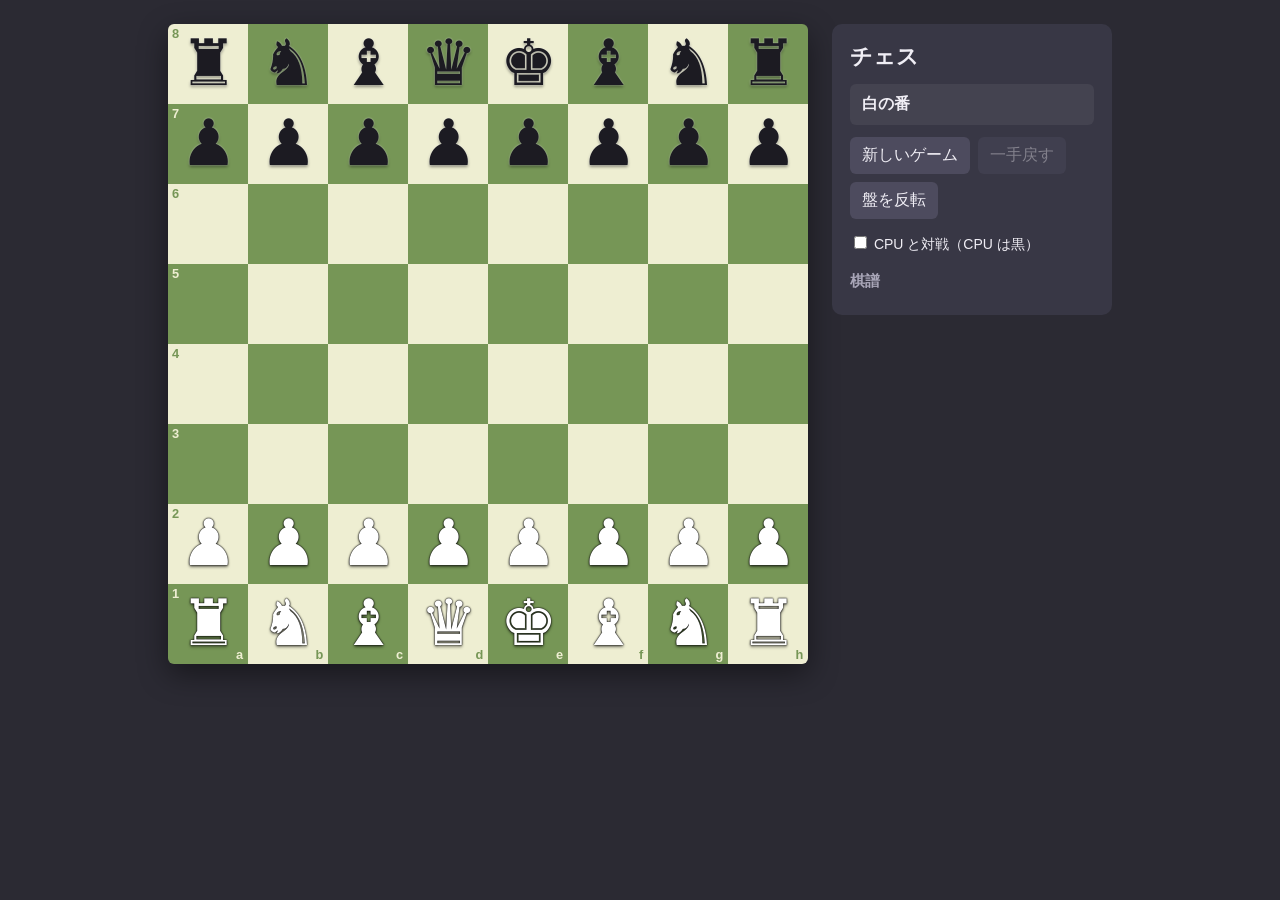
<file: versions/v1-chess/index.html>
<!doctype html>
<html lang="ja">
<head>
  <meta charset="utf-8">
  <meta name="viewport" content="width=device-width, initial-scale=1">
  <title>チェス</title>
  <link rel="stylesheet" href="style.css">
</head>
<body>
  <main class="app">
    <section class="board-wrap">
      <div id="board" class="board"></div>
    </section>
    <aside class="panel">
      <h1>チェス</h1>
      <div id="status" class="status"></div>
      <div class="buttons">
        <button id="btn-new">新しいゲーム</button>
        <button id="btn-undo">一手戻す</button>
        <button id="btn-flip">盤を反転</button>
      </div>
      <label class="toggle"><input type="checkbox" id="cpu-toggle"> CPU と対戦（CPU は黒）</label>
      <h2>棋譜</h2>
      <ol id="moves" class="moves"></ol>
    </aside>
  </main>

  <div id="promo" class="promo hidden">
    <div class="promo-box">
      <p>昇格する駒を選んでください</p>
      <div id="promo-choices" class="promo-choices"></div>
    </div>
  </div>

  <script src="js/pieces.js"></script>
  <script src="js/engine.js"></script>
  <script src="js/ai.js"></script>
  <script src="js/ui.js"></script>
</body>
</html>
</file>
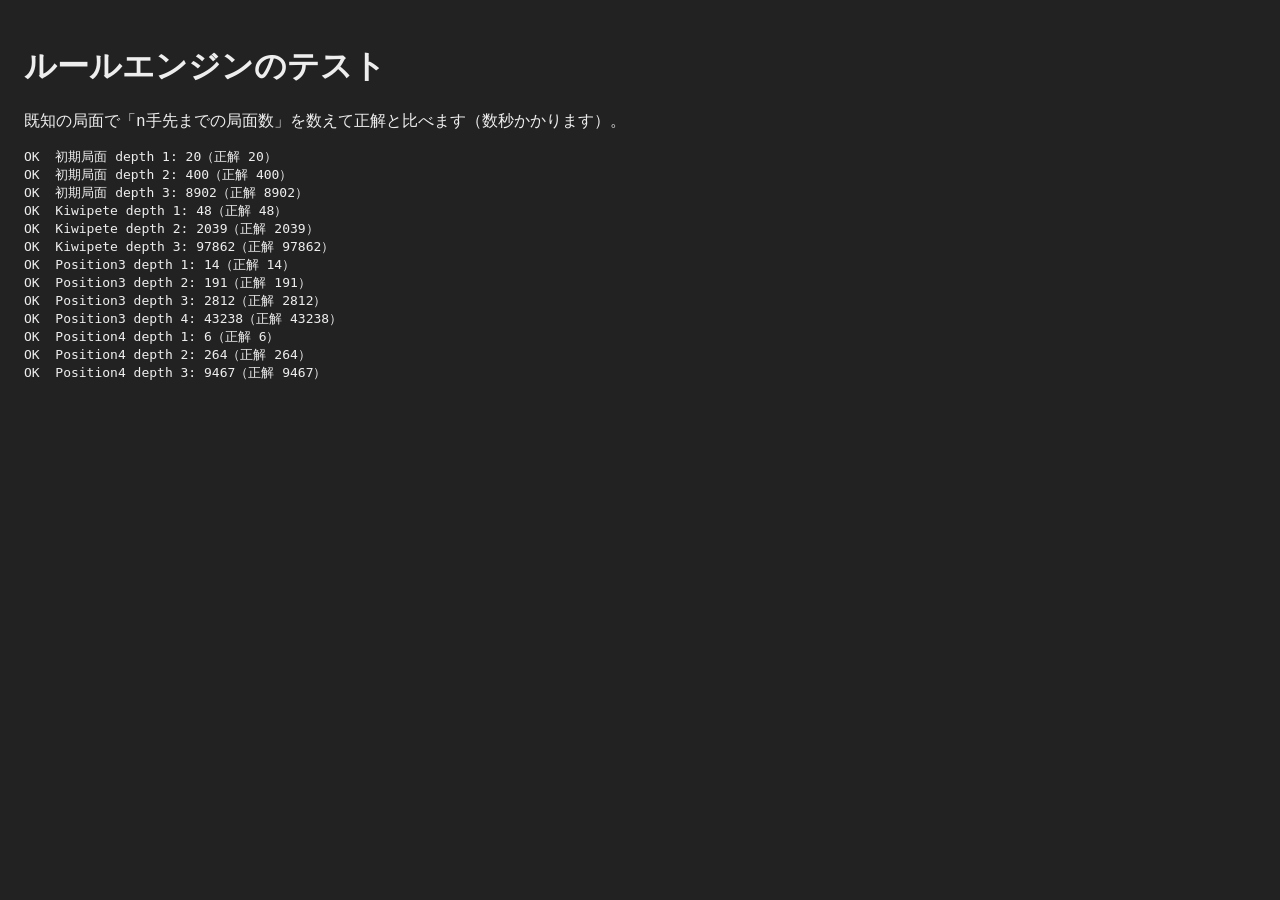
<file: versions/v1-chess/test.html>
<!doctype html>
<html lang="ja">
<head><meta charset="utf-8"><title>ルールテスト</title></head>
<body style="font-family: Consolas, monospace; background:#222; color:#eee; padding:16px">
<h1>ルールエンジンのテスト</h1>
<p>既知の局面で「n手先までの局面数」を数えて正解と比べます（数秒かかります）。</p>
<pre id="out">実行中…</pre>
<script src="js/pieces.js"></script>
<script src="js/engine.js"></script>
<script>
function perft(state, depth) {
  const moves = allLegalMoves(state);
  if (depth === 1) return moves.reduce((n, m) => n + (m.promote ? PROMOTION_CHOICES.length : 1), 0);
  let n = 0;
  for (const m of moves) {
    if (m.promote) for (const t of PROMOTION_CHOICES) n += perft(applyMove(state, { ...m, promotion: t }), depth - 1);
    else n += perft(applyMove(state, m), depth - 1);
  }
  return n;
}
const cases = [
  ['初期局面', 'rnbqkbnr/pppppppp/8/8/8/8/PPPPPPPP/RNBQKBNR w KQkq - 0 1', [20, 400, 8902]],
  ['Kiwipete', 'r3k2r/p1ppqpb1/bn2pnp1/3PN3/1p2P3/2N2Q1p/PPPBBPPP/R3K2R w KQkq - 0 1', [48, 2039, 97862]],
  ['Position3', '8/2p5/3p4/KP5r/1R3p1k/8/4P1P1/8 w - - 0 1', [14, 191, 2812, 43238]],
  ['Position4', 'r3k2r/Pppp1ppp/1b3nbN/nP6/BBP1P3/q4N2/Pp1P2PP/R2Q1RK1 w kq - 0 1', [6, 264, 9467]],
];
setTimeout(() => {
  const out = [];
  for (const [name, fen, exp] of cases) {
    const s = createStateFromFEN(fen);
    exp.forEach((e, i) => { const g = perft(s, i + 1); out.push(`${g === e ? 'OK' : 'NG'}  ${name} depth ${i + 1}: ${g}（正解 ${e}）`); });
  }
  document.getElementById('out').textContent = out.join('\n');
}, 50);
</script>
</body>
</html>
</file>
<file: versions/v1-chess/style.css>
:root {
  --bg: #2b2a33;
  --panel: #383745;
  --text: #f0eef5;
  --muted: #a9a6b8;
  --light: #eeeed2;
  --dark: #769656;
  --accent: #f6c445;
  --danger: #e5484d;
}

* { box-sizing: border-box; }

body {
  margin: 0;
  min-height: 100vh;
  background: var(--bg);
  color: var(--text);
  font-family: "Segoe UI", "Hiragino Sans", "Yu Gothic UI", sans-serif;
}

.app {
  display: flex;
  gap: 24px;
  justify-content: center;
  align-items: flex-start;
  padding: 24px 16px;
  flex-wrap: wrap;
}

.board-wrap { width: min(90vw, 80vh, 640px); }

.board {
  display: grid;
  width: 100%;
  border-radius: 6px;
  overflow: hidden;
  box-shadow: 0 10px 30px rgba(0, 0, 0, .45);
  user-select: none;
}

.sq {
  position: relative;
  display: flex;
  align-items: center;
  justify-content: center;
  cursor: pointer;
  container-type: inline-size;
}
.sq.light { background: var(--light); }
.sq.dark { background: var(--dark); }
.sq.last::before, .sq.selected::before, .sq.check::before {
  content: "";
  position: absolute;
  inset: 0;
}
.sq.last::before { background: rgba(246, 196, 69, .35); }
.sq.selected::before { background: rgba(246, 196, 69, .65); }
.sq.check::before { background: radial-gradient(circle, rgba(229, 72, 77, .95) 20%, rgba(229, 72, 77, 0) 75%); }
.sq.target::after {
  content: "";
  position: absolute;
  width: 30%;
  height: 30%;
  border-radius: 50%;
  background: rgba(0, 0, 0, .22);
}
.sq.target-capture::after {
  content: "";
  position: absolute;
  inset: 4%;
  border-radius: 50%;
  border: 6px solid rgba(0, 0, 0, .22);
}

.piece {
  position: relative;
  z-index: 1;
  font-family: "Segoe UI Symbol", "Noto Sans Symbols 2", serif;
  font-size: 80cqw;
  line-height: 1;
}
.piece.white { color: #fff; text-shadow: 0 0 2px #000, 0 0 1px #000, 0 2px 3px rgba(0, 0, 0, .5); }
.piece.black { color: #1c1b22; text-shadow: 0 0 2px rgba(255, 255, 255, .6), 0 2px 3px rgba(0, 0, 0, .4); }

.coord {
  position: absolute;
  font-size: 16cqw;
  font-weight: 700;
  pointer-events: none;
}
.coord.rank { top: 3%; left: 5%; }
.coord.file { bottom: 2%; right: 6%; }
.sq.light .coord { color: var(--dark); }
.sq.dark .coord { color: var(--light); }

.panel {
  width: 280px;
  max-width: 100%;
  background: var(--panel);
  border-radius: 10px;
  padding: 18px;
}
.panel h1 { margin: 0 0 12px; font-size: 22px; }
.panel h2 { margin: 18px 0 6px; font-size: 15px; color: var(--muted); }

.status {
  padding: 10px 12px;
  border-radius: 6px;
  background: rgba(255, 255, 255, .06);
  font-weight: 600;
}
.status.check { color: var(--danger); }
.status.over { background: var(--accent); color: #222; }

.buttons { display: flex; flex-wrap: wrap; gap: 8px; margin-top: 12px; }
button {
  font: inherit;
  padding: 8px 12px;
  border: none;
  border-radius: 6px;
  background: #4d4b5e;
  color: var(--text);
  cursor: pointer;
}
button:hover:not(:disabled) { background: #5d5a72; }
button:disabled { opacity: .4; cursor: default; }

.toggle { display: block; margin-top: 14px; font-size: 14px; cursor: pointer; }

.moves {
  margin: 0;
  padding-left: 32px;
  max-height: 300px;
  overflow-y: auto;
  font-family: Consolas, monospace;
  font-size: 14px;
  line-height: 1.7;
}

.promo {
  position: fixed;
  inset: 0;
  background: rgba(0, 0, 0, .55);
  display: flex;
  align-items: center;
  justify-content: center;
  z-index: 10;
}
.promo.hidden { display: none; }
.promo-box { background: var(--panel); padding: 20px; border-radius: 10px; text-align: center; }
.promo-choices { display: flex; gap: 10px; justify-content: center; }
.promo-choices button { font-size: 48px; width: 72px; height: 72px; padding: 0; background: var(--light); }
</file>
